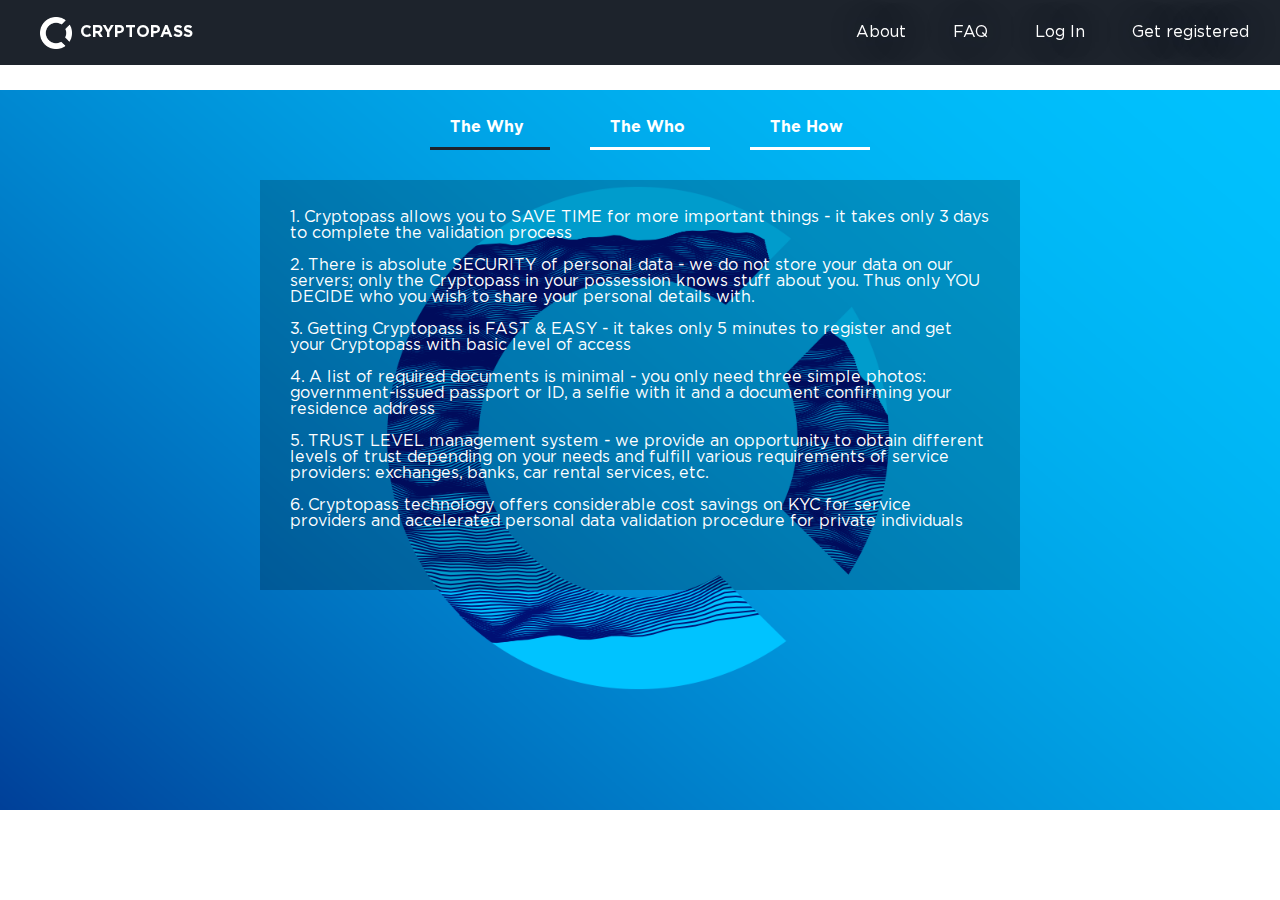
<file: index.html>
<!DOCTYPE html>
<html lang="en">
  <head>
    <meta charset="utf-8" />
    <title>Cryptopass.id</title>
    <link rel="stylesheet" href="css/styles.css">
    <script src="js/scroll.js"></script>
  </head>
  <body>
    <div class="navbar" id="navbar">
      <div class="navbar-logo">CRYPTOPASS</div>
      <div class="navbar-links">
        <ul>
          <li><a href="#">About</a></li>
          <li><a href="#part2">FAQ</a></li>
          <li><a href="#part3">Log In</a></li>
          <li><a href="#part4">Get registered</a></li>
        </ul>
      </div>
    </div>
    <div class="firstScreen" id="part1">
      <div class="firstScreen-container">
        <div class="first-block selected" id="but1" onclick="removeBlock(1)">
          The Why
        </div>
        <div class="first-block" id="but2" onclick="removeBlock(2)">
          The Who
        </div>
        <div class="first-block" id="but3">
          The How
        </div>
      </div>
      <div class="box-line">
        <div class="firstScreen-box" id="b1">
          1. Cryptopass allows you to SAVE TIME for more important things - it takes only 3 days to complete the validation process<br/><br/>
          2. There is absolute SECURITY of personal data - we do not store your data on our servers; only the Cryptopass in your possession knows stuff about you. Thus only YOU DECIDE who you wish to share your personal details with.<br/><br/>
          3. Getting Cryptopass is FAST & EASY - it takes only 5 minutes to register and get your Cryptopass with basic level of access<br/><br/>
          4. A list of required documents is minimal - you only need three simple photos: government-issued passport or ID, a selfie with it and a document confirming your residence address<br/><br/>
          5. TRUST LEVEL management system - we provide an opportunity to obtain different levels of trust depending on your needs and fulfill various requirements of service providers: exchanges, banks, car rental services, etc.<br/><br/>
          6. Cryptopass technology offers considerable cost savings on KYC for service providers and accelerated personal data validation procedure for private individuals<br/>
        </div>
        <div class="firstScreen-box hide" id="b2">
          <div>1.  Users </div>
          <div>2. KYC companies </div>
          <div>3.  End-user service providers:
            <ul>
              <li>- banks</li>
              <li>- exchanges</li>
              <li>- rental services</li>
              <li>- travel operators</li>
              <li>- many more</li>
            </ul>
          </div>
        </div>
    </div>
    </div>
  </body>
</html>
</file>
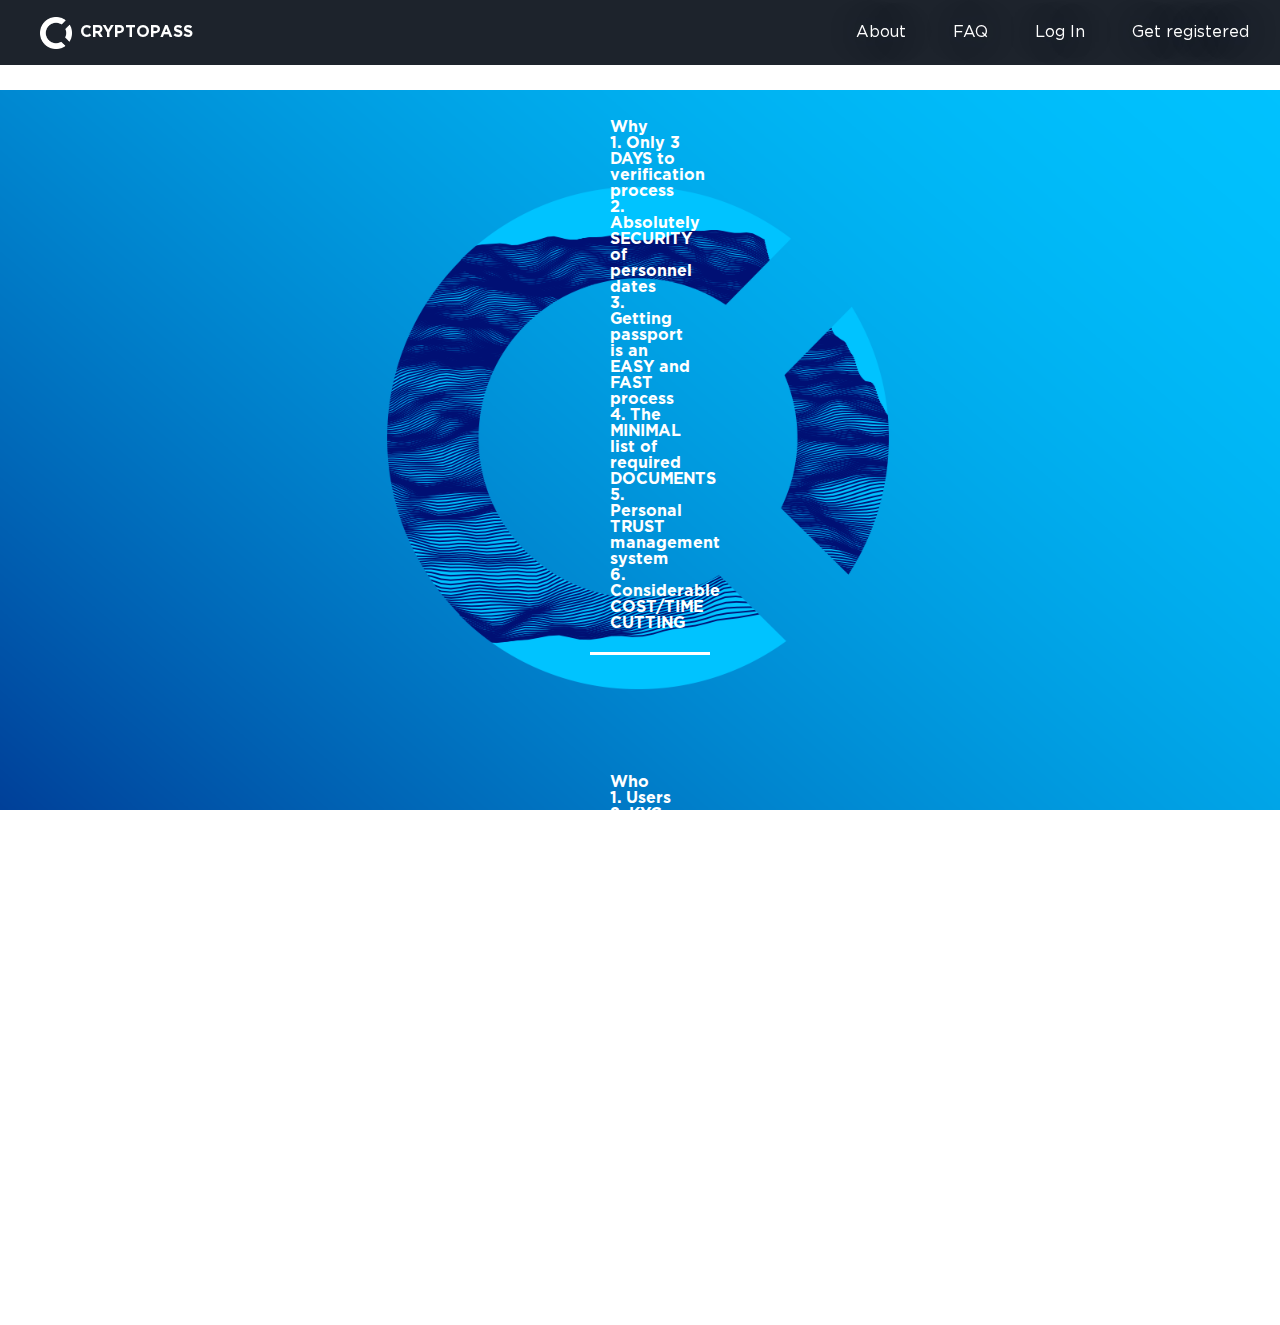
<file: index2.html>
<!DOCTYPE html>
<html lang="en">
  <head>
    <meta charset="utf-8" />
    <title>Cryptopass.id</title>
    <link rel="stylesheet" href="css/styles.css">
    <script src="js/scroll.js"></script>
  </head>
  <body>
    <div class="navbar" id="navbar">
      <div class="navbar-logo">CRYPTOPASS</div>
      <div class="navbar-links">
        <ul>
          <li><a href="#">About</a></li>
          <li><a href="#part2">FAQ</a></li>
          <li><a href="#part3">Log In</a></li>
          <li><a href="#part4">Get registered</a></li>
        </ul>
      </div>
    </div>
    <div class="firstScreen" id="part1">
      <div class="first-block" onclick="showBlock(1)" id="b1">
        Why
        <div>1. Only 3 DAYS to verification process </div>
        <div>2. Absolutely SECURITY of personnel dates  </div>
        <div>3. Getting passport is an EASY and FAST process  </div>
        <div>4. The MINIMAL list of required DOCUMENTS   </div>
        <div>5. Personal TRUST management system  </div>
        <div>6. Considerable COST/TIME CUTTING  </div>
      </div>
      <div class="first-block" onclick="showBlock(2)" id="b2">
        Who
        <div>1.  Users </div>
        <div>2. KYC companies </div>
        <div>3.  End-user service providers:
          <ul>
            <li>- banks</li>
            <li>- exchanges</li>
            <li>- rental services</li>
            <li>- travel operators</li>
            <li>- many more</li>
          </ul>
        </div>
      </div>
      <div class="first-block" id="b3">How</div>
      <div class="block" id="block1">
        <h2 id="block-child2">WHY</h2>
        <div id="block-child">Some text</div>
      </div>
      <div class="block" id="block2">
        <h2 id="block-child2">WHO</h2>
        <div id="block-child">Some text</div>
      </div>
    </div>
  </body>
</html>
</file>
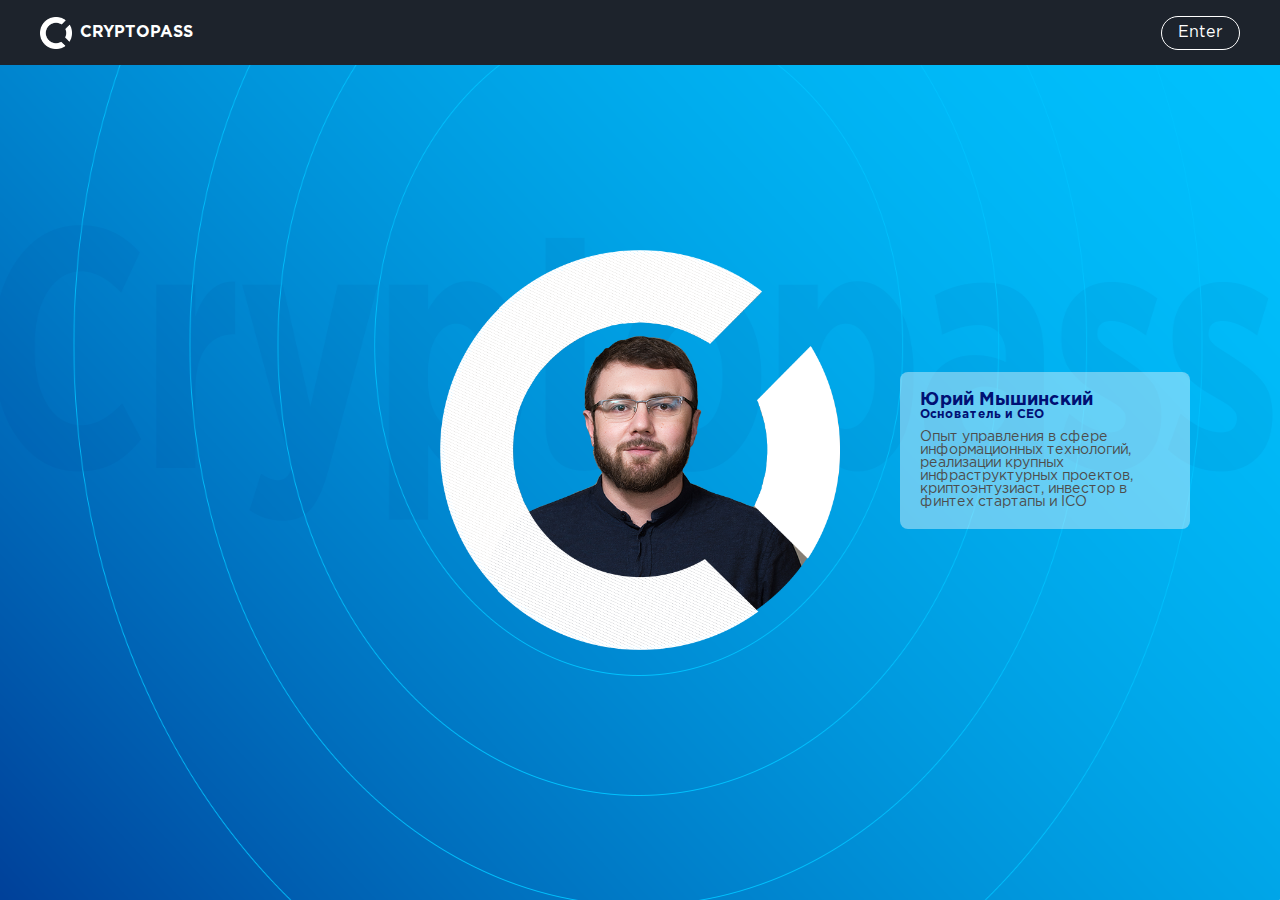
<file: team.html>
<!DOCTYPE html>
<html lang="en">
  <head>
    <meta charset="utf-8" />
    <title>Cryptopass.id</title>
    <link rel="stylesheet" href="css/styles.css">
    <script src="js/scroll.js"></script>
    <script src="js/stars.js"></script>
  </head>
  <body>
    <div class="navbar" id="navbar">
      <div class="navbar-logo">CRYPTOPASS</div>
      <div class="navbar-links">
      </div>
      <div class="navbar-logout">
          <div class="navbar-logout-button">Enter</div>
      </div>
    </div>
    <div class="secondScreen" id="part1">
        <div class="flex-left"></div>
        <div class="team-y"></div>
        <div class="flex-left">
          <div class="info">
            <div class="info-name">
              Юрий Мышинский
              <div>Основатель и CEO</div>
            </div>
            <div class="info-text">
              Опыт управления в сфере информационных технологий, реализации крупных инфраструктурных проектов, криптоэнтузиаст, инвестор
  в финтех стартапы и ICO
            </div>
          </div>
        </div>
    </div>
  </body>
</html>
</file>
<file: css/styles.css>
@font-face {
  font-family: GothamProRegular;
  src: url('../font/GothamProRegular.ttf') format('truetype');
}
@font-face {
  font-family: GothamProBold;
  src: url('../font/GothamProBold.ttf') format('truetype');
}

html, body {
  margin: 0;
  padding: 0;
  font-family: 'GothamProBold', 'Comic Sans MS';
  scroll-behavior: smooth;
}
a {
  color: white;
  text-decoration: none;
  font-family: 'GothamProRegular', 'Comic Sans MS';
}
.navbar {
  display: flex;
  position: fixed;
  justify-content: space-between;
  align-items: center;
  width: 100%;
  height: 65px;
  vertical-align: middle;
  background: #1d232c;
  color: #fff;
}
.navbar-links {
  display: flex;
  flex: 2;
  flex-wrap: nowrap;
  min-width: 500px;
  justify-content: flex-end;
  font-family: 'GothamProRegular', 'Comic Sans MS';
}
.navbar-links ul {
  list-style-type: none;
  display: inline-block;
}
.navbar-links ul li {
  display: inline-block;
  padding-top: 25px;
  padding-left: 10px;
  padding-right: 10px;
  margin-right: 20px;
  border-left: 1px solid #1d232c;
  border-right: 1px solid #1d232c;
  height: 40px;
  text-shadow: 0 0 28px #1d232c;
  transition: 1s;
}
.navbar-links ul li:hover {
  background-color: rgba(255, 255, 255, 0.1);
  border-left: 1px solid white;
  border-right: 1px solid white;
  text-shadow: 0 0 28px white;
}

.navbar-logo {
  display: flex;
  flex: 3;
  align-items: center;
  height: 32px;
  margin-left: 40px;
  padding-left: 40px;
  background: url('../img/white-logo.png') 0 50% no-repeat;
  background-size: 32px;
}
.navbar-logout {
  display: flex;
  justify-content: flex-end;
  margin-right: 40px;
  flex: 1;
}
.navbar-logout-button {
  border: 1px solid white;
  border-radius: 20px;
  padding: 8px 16px;
  font-family: 'GothamProRegular', 'Comic Sans MS';
}
.navbar-logout-button:hover {
  background-color: rgba(255,255,255, 0.1);
  cursor: pointer;
  text-shadow: 0 0 28px white;
  transition: 1s;
}
.firstScreen {
  display: flex;
  align-items: center;
  flex-direction: column;
  justify-content: flex-start;
  height: 100vh;
  background: url('../img/main.png') 50% 50% no-repeat;
  background-size: 100vw;
}
.firstScreen-container {
  display: flex;
  height: 150px;
  flex-direction: row;
}
.firstScreen-box {
  display: flex;
  position: absolute;
  margin-top: 30px;
  width: 700px;
  min-height: 350px;
  background: rgba(0,0,0,0.2);
  color: white;
  padding: 30px;
  flex-direction: row;
  font-family: 'GothamProRegular', 'Comic Sans MS';
}
.firstScreen-box-apear {
  display: flex;
  position: absolute;
  margin-top: 30px;
  width: 700px;
  min-height: 350px;
  background: rgba(0,0,0,0.2);
  color: white;
  padding: 30px;
  flex-direction: row;
  font-family: 'GothamProRegular', 'Comic Sans MS';
  transition: 0.5s;
}
.box-remove {
  margin-left: -50%;
  opacity: 0;
  transition: 0.5s;
}
.box-line {
  display: flex;
  justify-content: center;
  flex-direction: row;
}
.hide {
  display: none;
}
.secondScreen {
  height: 100vh;
  display: flex;
  justify-content: center;
  align-items: center;
  flex-direction: row;
  background: url('../img/bg2.png') 50% 50% no-repeat;
  background-size: 100vw 100vh;
}

.block {
  display: none;
  position: absolute;
  top: 80px;
  flex-direction: column;
  width: 50%;
  height: 50%;
  background: #1d232c;
  border-radius: 7px;
  padding: 10px;
  padding-left: 20px;
  opacity: 0;
  color: white;
  transition: 0.15s linear;
}
.team-y {
  height: 100vh;
  min-width: 500px;
  flex: 1;
  background: url('../img/y3.png') 50% 50% no-repeat;
  background-size: 400px 400px;
}
.flex-left {
  flex: 1;
}
.info {
  margin-left: 10px;
  width: 250px;
  padding: 20px;
  color: #4d4d4d;
  border-radius: 8px;
  background: rgba(255,255,255,0.4);
}
.info-text {
  font-size: 14px;
  color: #4d4d4d;
  font-family: 'GothamProRegular', 'Comic Sans MS';
}
.info-name {
  font-size: 18px;
  color: #001074;
  font-family: 'GothamProBold', 'Comic Sans MS';
  margin-bottom: 10px;
}
.info-name div {
  font-size: 12px;
  color: #001074;
  font-family: 'GothamProBold', 'Comic Sans MS';
}
.first-block {
  display: flex;
  flex-direction: column;
  width: 80px;
  margin-left: 30px;
  padding: 20px;
  color: white;
  margin-right: 10px;
  margin-top: 100px;
  transition: 0.5s;
  border-bottom: 3px solid white;
}
.selected {
  border-bottom: 3px solid #1d232c;
}
</file>
